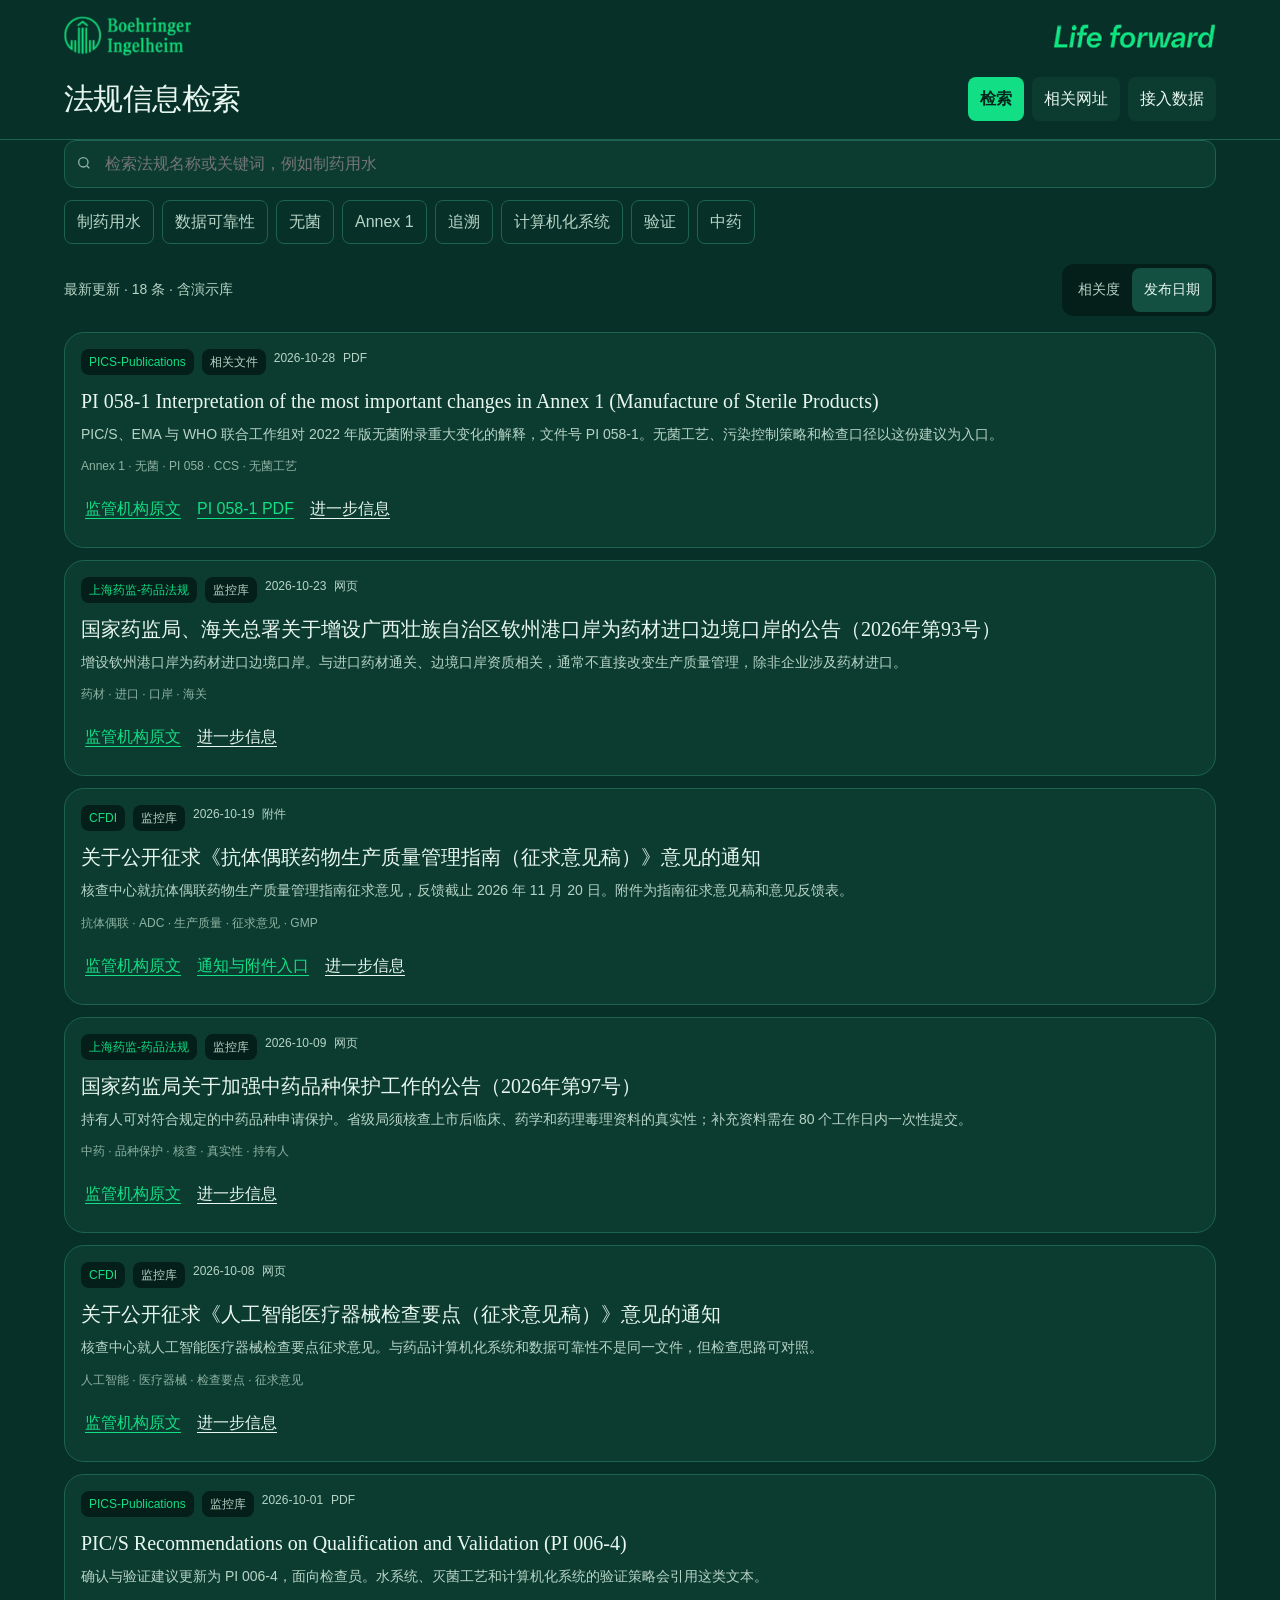
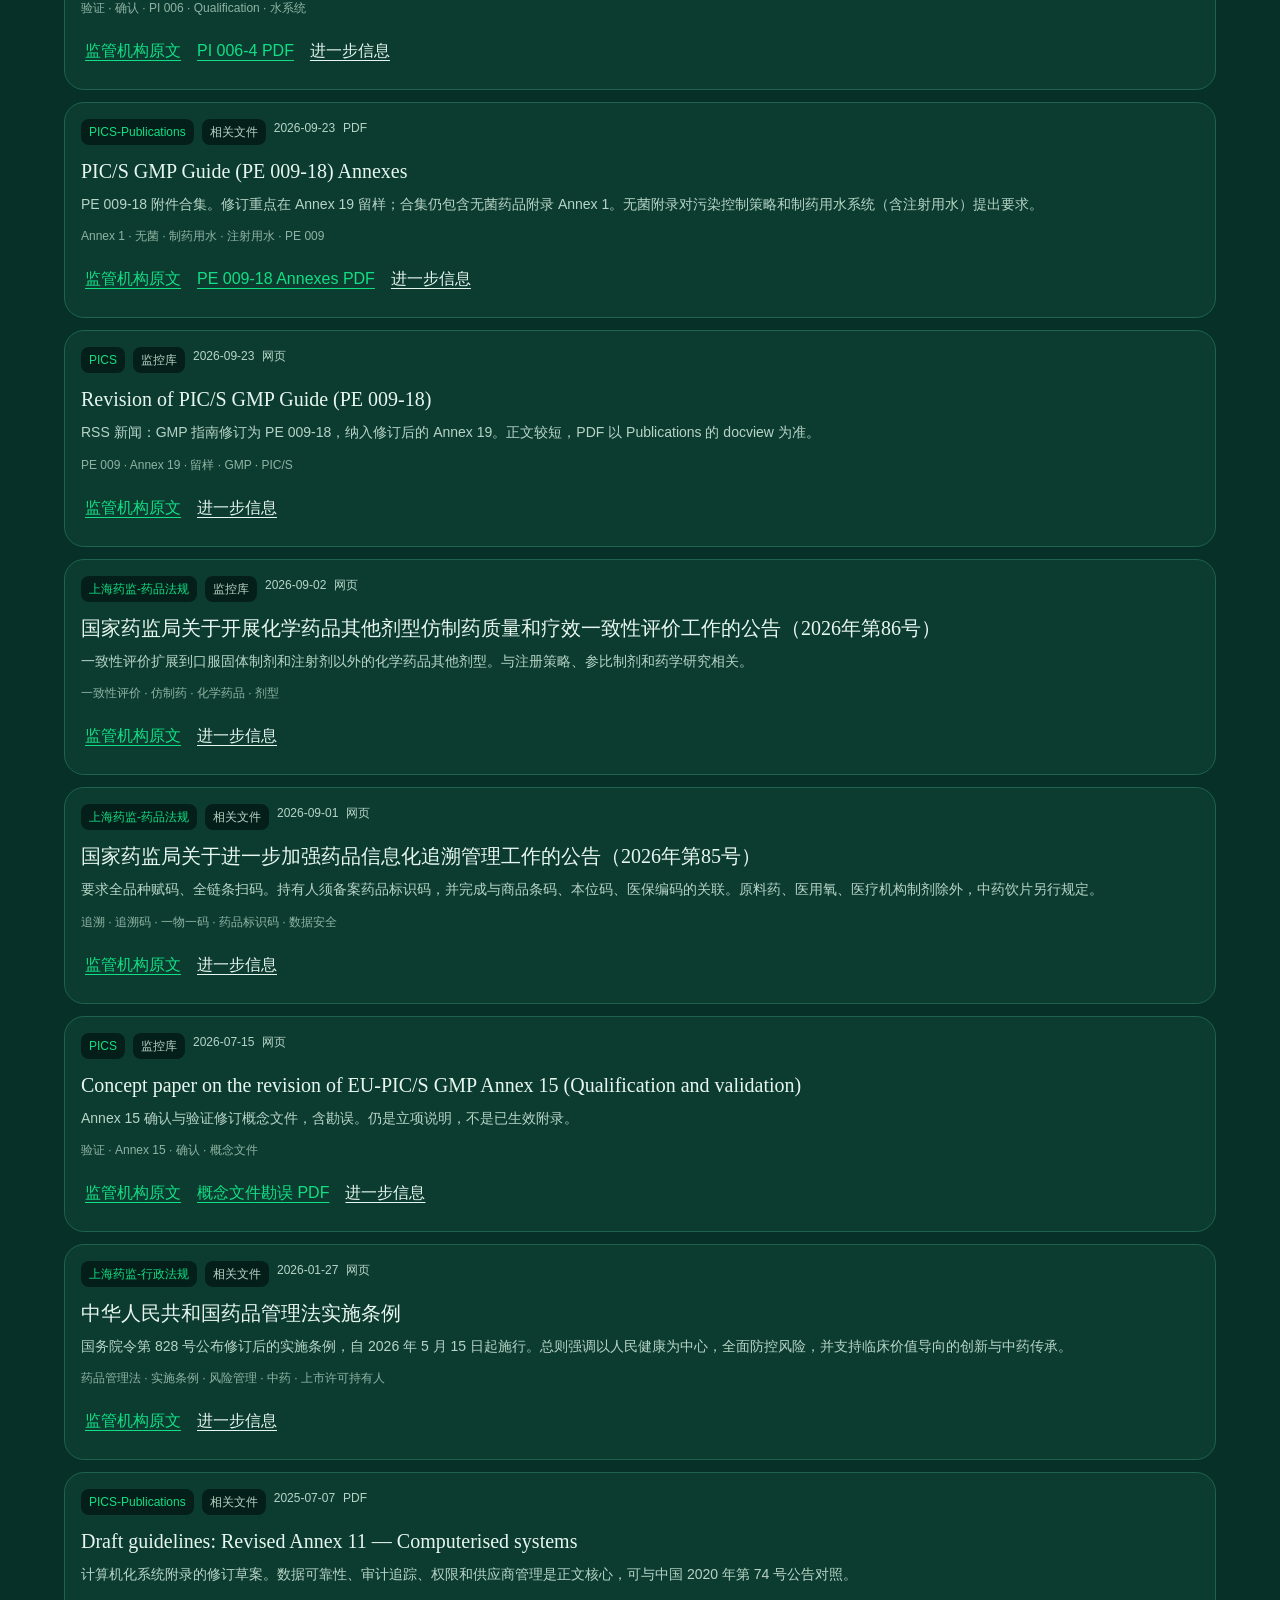
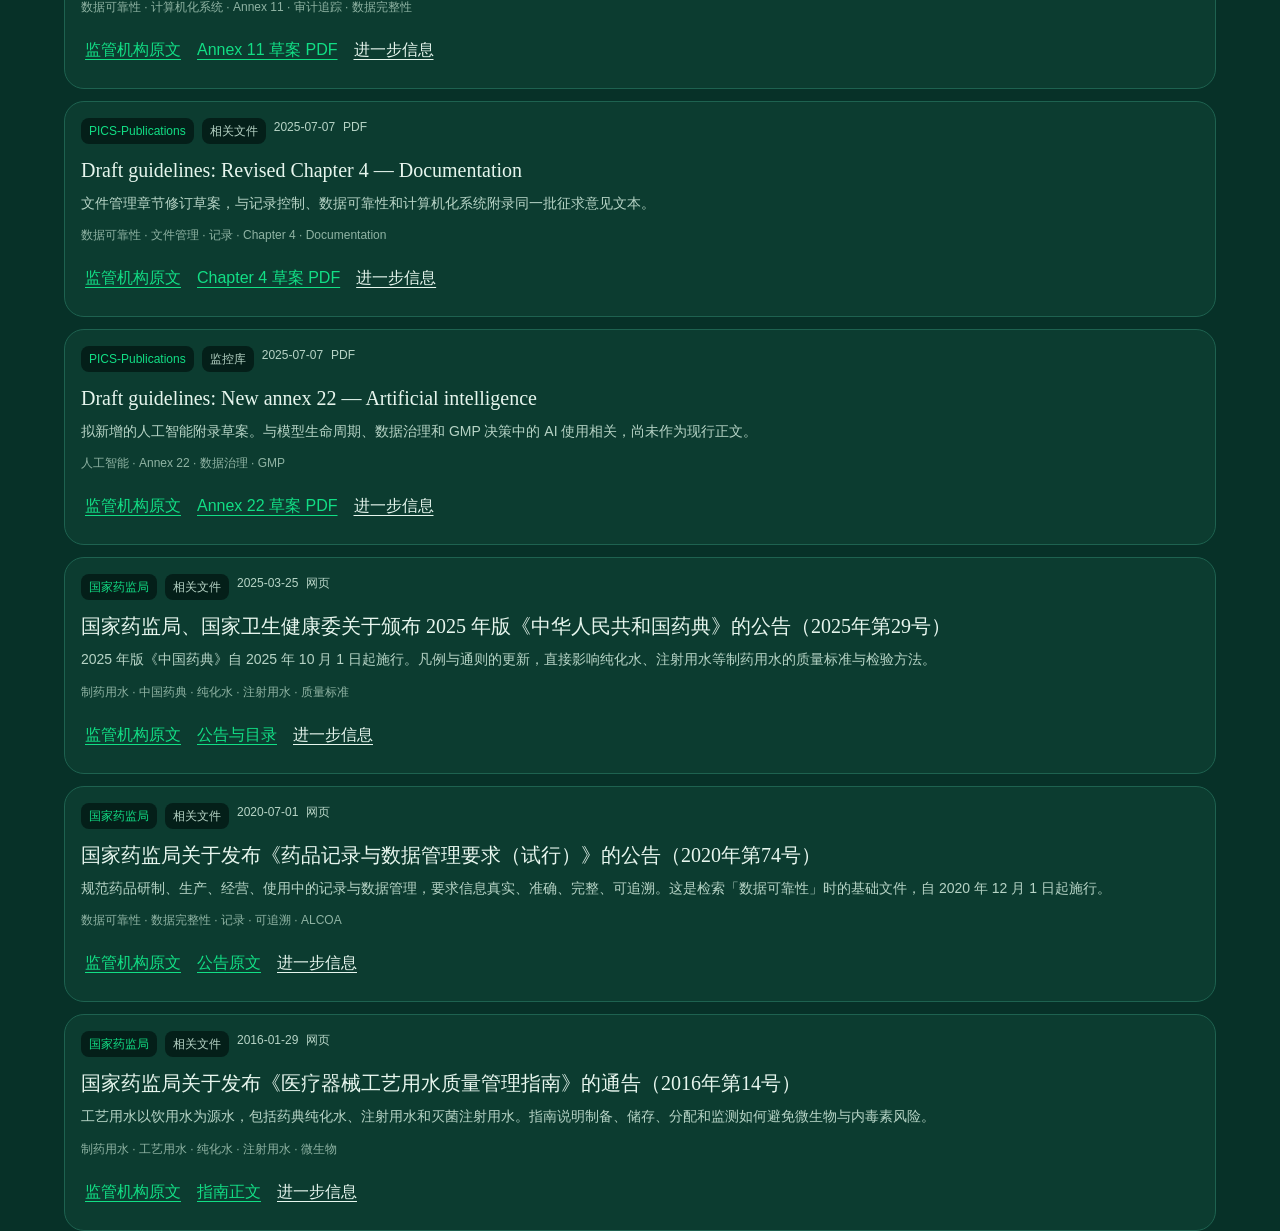
<file: python-app/index.html>
<!DOCTYPE html>
<html lang="zh-CN">
  <head>
    <meta charset="utf-8" />
    <meta name="viewport" content="width=device-width, initial-scale=1" />
    <title>法规信息检索</title>
    <link rel="stylesheet" href="styles.css" />
  </head>
  <body>
    <header>
      <div class="wrap">
        <div class="brand">
          <img class="logo" src="assets/bi-lockup.png" alt="Boehringer Ingelheim" />
          <img class="slogan" src="assets/life-forward.png" alt="Life forward" />
        </div>
        <div class="title-row">
          <div>
            <h1>法规信息检索</h1>
          </div>
          <nav aria-label="栏目">
            <button type="button" data-view="library" class="on">检索</button>
            <button type="button" data-view="sites">相关网址</button>
            <button type="button" data-view="connect">接入数据</button>
          </nav>
        </div>
      </div>
    </header>

    <main class="wrap layout">
      <section>
        <div id="view-library">
          <label class="search">
            <span class="sr-only">关键词</span>
            <svg width="16" height="16" viewBox="0 0 24 24" fill="none" stroke="#8fb3a3" stroke-width="2" aria-hidden="true"><circle cx="11" cy="11" r="7"/><path d="M20 20l-3.5-3.5"/></svg>
            <input id="query" placeholder="检索法规名称或关键词，例如制药用水" />
          </label>
          <div id="chips" class="chips"></div>
          <div class="meta">
            <p id="result-meta" aria-live="polite"></p>
            <div class="sort">
              <button type="button" data-sort="relevance">相关度</button>
              <button type="button" data-sort="date" class="on">发布日期</button>
            </div>
          </div>
          <ul id="cards" class="cards"></ul>
        </div>

        <div id="view-sites" hidden>
          <h2>相关网址</h2>
          <ul id="sites" class="sites link-grid"></ul>
        </div>

        <div id="view-connect" hidden>
          <div class="panel" style="max-width: 42rem">
            <h2>接入 SharePoint 资料</h2>
            <p class="muted small">平台不直接登录 SharePoint。把监控文件夹和「相关文件」导出成 JSON。全公司一起看，请把文件保存为 data/catalog.json 再发布；在这里上传只留在你这台浏览器。</p>
            <ol class="steps">
              <li>Power Automate 读取两个文档库的文件名、链接和正文摘录。</li>
              <li>监控文件夹的 library 写成「监控库」，相关文件夹写成「相关文件」。</li>
              <li>originalUrl 放监管机构原网页，fileUrl 放 SharePoint 文件链接。</li>
              <li>生成 JSON 后上传，或把 JSON 放到一个无需登录的 https 地址再同步。</li>
            </ol>
            <div class="actions" style="margin-top: 1rem">
              <label class="file-btn">上传 JSON 并替换
                <input id="file" type="file" accept="application/json,.json" hidden />
              </label>
              <button type="button" class="ghost" id="template">下载模板</button>
              <button type="button" class="ghost" id="export">导出当前</button>
              <button type="button" class="quiet" id="reset">恢复演示库</button>
            </div>
            <form id="remote" style="margin-top: 1.25rem">
              <label class="small muted" for="remote-url">或从 https 链接同步 JSON</label>
              <div class="sync">
                <input id="remote-url" class="field" placeholder="https://.../regulations.json" />
                <button type="submit" class="ghost" id="sync">同步</button>
              </div>
            </form>
            <p id="notice" class="notice"></p>
            <p id="import-note" class="small muted"></p>
          </div>
          <div class="table-wrap">
            <table>
              <thead><tr><th>字段</th><th>含义</th></tr></thead>
              <tbody>
                <tr><td class="field">title</td><td class="muted">法规名称，卡片标题</td></tr>
                <tr><td class="field">summary</td><td class="muted">进一步信息，显示在标题下方</td></tr>
                <tr><td class="field">detail</td><td class="muted">点开后的进一步信息</td></tr>
                <tr><td class="field">originalUrl</td><td class="muted">监管机构原网页</td></tr>
                <tr><td class="field">fileUrl</td><td class="muted">SharePoint 或附件原文件</td></tr>
                <tr><td class="field">library</td><td class="muted">监控库，或相关文件</td></tr>
                <tr><td class="field">source</td><td class="muted">如 PICS、上海药监-药品法规、CFDI</td></tr>
                <tr><td class="field">keywords</td><td class="muted">关键词数组，或用顿号分隔的字符串</td></tr>
                <tr><td class="field">publishedAt</td><td class="muted">发布日期，YYYY-MM-DD</td></tr>
              </tbody>
            </table>
          </div>
        </div>
      </section>
    </main>

    <div id="backdrop" class="backdrop" hidden></div>
    <aside id="sheet" class="sheet" hidden aria-label="进一步信息"></aside>
    <script src="app.js"></script>
  </body>
</html>
</file>
<file: python-app/styles.css>
:root {
  --bg: #073128;
  --bg-deep: #041f19;
  --surface: #0c3c30;
  --surface-2: #145042;
  --fg: #e7f6ee;
  --muted: #b7d4c6;
  --subtle: #8fb3a3;
  --line: #1e6250;
  --accent: #12de85;
  --ink: #04241c;
  --sans: "PingFang SC", "Hiragino Sans GB", "Microsoft YaHei", "Noto Sans SC", "Segoe UI", sans-serif;
  --display: "Songti SC", "Noto Serif SC", "STSong", "PMingLiU", "Times New Roman", serif;
  --radius: 12px;
}

* { box-sizing: border-box; }

html {
  background: var(--bg);
  -webkit-font-smoothing: antialiased;
}

body {
  margin: 0;
  min-height: 100vh;
  background: var(--bg);
  color: var(--fg);
  font-family: var(--sans);
  line-height: 1.5;
}

h1, h2, h3 { font-family: var(--display); font-weight: 500; text-wrap: balance; }
p { text-wrap: pretty; }
button, select { font: inherit; color: inherit; }
button { cursor: pointer; }
a { color: var(--accent); }

mark {
  background: color-mix(in oklab, var(--accent) 28%, transparent);
  color: inherit;
  border-radius: 2px;
}

.wrap { width: min(72rem, calc(100% - 2rem)); margin: 0 auto; }
header { border-bottom: 1px solid var(--line); padding: 1rem 0 1.1rem; }
.brand { display: flex; align-items: center; justify-content: space-between; gap: 0.75rem; }
.brand img.logo { height: 2.5rem; width: auto; }
.brand img.slogan { height: 1.5rem; width: auto; }
.title-row { display: flex; flex-wrap: wrap; align-items: flex-end; justify-content: space-between; gap: 0.75rem; margin-top: 1.25rem; }
h1 { margin: 0; font-size: 1.875rem; letter-spacing: -0.02em; }
.lede { margin: 0.25rem 0 0; max-width: 36rem; color: var(--muted); font-size: 0.875rem; }
nav { display: flex; gap: 0.5rem; }

section { min-width: 0; }
h2, .summary { overflow-wrap: anywhere; }
aside { display: none; }
.group { margin-bottom: 1.25rem; }
.group p { margin: 0 0 0.5rem; font-size: 0.75rem; color: var(--muted); }
.seg { display: grid; grid-template-columns: repeat(3, 1fr); gap: 0.25rem; padding: 0.25rem; border-radius: var(--radius); background: var(--bg-deep); }
.seg button, .sort button, nav button, .ghost, .solid, .file-btn {
  min-height: 2.75rem;
  border: 0;
  border-radius: 8px;
}
.seg button { background: transparent; color: var(--muted); }
.seg button.on, nav button.on { background: var(--accent); color: var(--ink); font-weight: 600; }
nav button { padding: 0 0.75rem; background: var(--surface); }
select, .field {
  width: 100%;
  min-height: 2.75rem;
  border: 1px solid var(--line);
  border-radius: var(--radius);
  background: var(--surface);
  padding: 0 0.75rem;
}
select:focus, .field:focus, button:focus-visible { outline: 2px solid var(--accent); outline-offset: 2px; }
.stats { display: grid; gap: 0.5rem; }
.stat { border: 1px solid var(--line); background: var(--surface); border-radius: 16px; padding: 0.75rem; }
.stat dt { font-size: 0.75rem; color: var(--muted); }
.stat dd { margin: 0; font-family: var(--display); font-size: 1.5rem; }

.search { position: relative; }
.search input {
  width: 100%;
  height: 3rem;
  border: 1px solid var(--line);
  border-radius: var(--radius);
  background: var(--surface);
  padding: 0 1rem 0 2.5rem;
  font-size: 1rem;
}
.search svg { position: absolute; left: 0.75rem; top: 50%; transform: translateY(-50%); }
.chips { display: flex; gap: 0.5rem; overflow-x: auto; min-width: 0; max-width: 100%; margin-top: 0.75rem; padding-bottom: 0.25rem; }
.chips button {
  flex: none;
  min-height: 2.75rem;
  border: 1px solid var(--line);
  border-radius: 8px;
  background: transparent;
  color: var(--muted);
  padding: 0 0.75rem;
}
.chips button.on { border-color: var(--accent); background: var(--accent); color: var(--ink); }
.mobile-filters { display: grid; gap: 0.75rem; margin-top: 1rem; }
.meta { display: flex; flex-wrap: wrap; align-items: center; justify-content: space-between; gap: 0.75rem; margin-top: 1rem; color: var(--muted); font-size: 0.875rem; }
.sort { display: flex; padding: 0.25rem; border-radius: var(--radius); background: var(--bg-deep); }
.sort button { background: transparent; color: var(--muted); padding: 0 0.75rem; }
.sort button.on { background: var(--surface-2); color: var(--fg); }

.cards { list-style: none; margin: 1rem 0 0; padding: 0; display: grid; gap: 0.75rem; }
.card, .site, .panel {
  border: 1px solid var(--line);
  background: var(--surface);
  border-radius: 20px;
  padding: 1rem;
}
.card:hover { border-color: var(--accent); }
.tags { display: flex; flex-wrap: wrap; gap: 0.5rem; font-size: 0.75rem; color: var(--muted); }
.tag { background: var(--bg-deep); border-radius: 8px; padding: 0.25rem 0.5rem; }
.tag.source { color: var(--accent); }
.card h2, .sheet h2 { margin: 0.75rem 0 0; font-size: 1.25rem; line-height: 1.4; text-align: left; }
.card .summary { margin: 0.5rem 0 0; color: var(--muted); font-size: 0.875rem; line-height: 1.6; }
.keys { margin: 0.75rem 0 0; color: var(--subtle); font-size: 0.75rem; }
.actions, .row { display: flex; flex-wrap: wrap; gap: 0.5rem; align-items: center; }
.card .actions { margin-top: 0.75rem; }
.linkish, .text-btn {
  min-height: 2.75rem;
  display: inline-flex;
  align-items: center;
  background: none;
  border: 0;
  color: var(--accent);
  text-decoration: underline;
  text-underline-offset: 4px;
  padding: 0 0.25rem;
}
.text-btn { color: var(--fg); }
.open-title { display: block; width: 100%; background: none; border: 0; padding: 0; text-align: left; color: inherit; }
.empty { margin-top: 2rem; }

.sites { list-style: none; margin: 1.25rem 0 0; padding: 0; display: grid; gap: 0.75rem; }
.link-grid a { overflow-wrap: anywhere; }
@media (min-width: 800px) {
  .link-grid { grid-template-columns: 1fr 1fr; }
}
.site-head { display: flex; flex-wrap: wrap; justify-content: space-between; gap: 0.5rem; align-items: baseline; }
.site h3 { margin: 0; font-size: 1.125rem; }
.muted { color: var(--muted); }
.small { font-size: 0.875rem; line-height: 1.6; }
.solid, .file-btn { display: inline-flex; align-items: center; background: var(--accent); color: var(--ink); font-weight: 600; padding: 0 1rem; text-decoration: none; }
.ghost { background: transparent; border: 1px solid var(--line) !important; padding: 0 1rem; }
.quiet { background: none; border: 0; color: var(--muted); min-height: 2.75rem; }
.notice { color: var(--accent); font-size: 0.875rem; }
.steps { margin: 1rem 0 0; padding-left: 1.2rem; color: var(--muted); font-size: 0.875rem; }
.sync { display: flex; flex-direction: column; gap: 0.5rem; margin-top: 0.5rem; }
table { width: 100%; border-collapse: collapse; font-size: 0.875rem; min-width: 32rem; }
th, td { text-align: left; padding: 0.75rem; border-top: 1px solid var(--line); }
th { color: var(--muted); font-weight: 500; background: var(--bg-deep); }
td.field { color: var(--accent); font-weight: 600; width: auto; min-height: 0; border: 0; border-top: 1px solid var(--line); border-radius: 0; background: transparent; padding: 0.75rem; }
.table-wrap { overflow-x: auto; border: 1px solid var(--line); border-radius: 20px; margin-top: 2rem; }

.backdrop { position: fixed; inset: 0; background: rgb(4 31 25 / 70%); z-index: 20; }
.sheet {
  position: fixed;
  z-index: 21;
  top: 0;
  right: 0;
  height: 100%;
  width: min(36rem, 100%);
  background: var(--surface);
  border-left: 1px solid var(--line);
  display: flex;
  flex-direction: column;
}
.sheet header { display: flex; justify-content: space-between; gap: 0.75rem; padding: 1rem 1.25rem; }
.sheet h2 { margin: 0.5rem 0 0; font-size: 1.5rem; }
.sheet .body { overflow: auto; padding: 1.25rem; }
.sheet h3 { margin: 0; color: var(--accent); font-size: 0.875rem; }
.detail p { font-size: 0.875rem; line-height: 1.75; }
.stack { display: flex; flex-direction: column; gap: 0.5rem; margin-top: 1.5rem; }
.stack a { justify-content: center; text-decoration: none; }
.close {
  width: 2.75rem;
  height: 2.75rem;
  flex: none;
  border: 0;
  border-radius: 8px;
  background: transparent;
  color: var(--fg);
  font-size: 1.5rem;
}

.sr-only {
  position: absolute;
  width: 1px;
  height: 1px;
  padding: 0;
  margin: -1px;
  overflow: hidden;
  clip: rect(0, 0, 0, 0);
  border: 0;
}

[hidden] { display: none !important; }

@media (min-width: 960px) {
  .sync { flex-direction: row; }
  .sync .field { flex: 1; }
}

@media (max-width: 640px) {
  .brand img.slogan { display: none; }
  .meta { flex-direction: column; align-items: stretch; }
  .sort button { flex: 1; }
}
</file>
